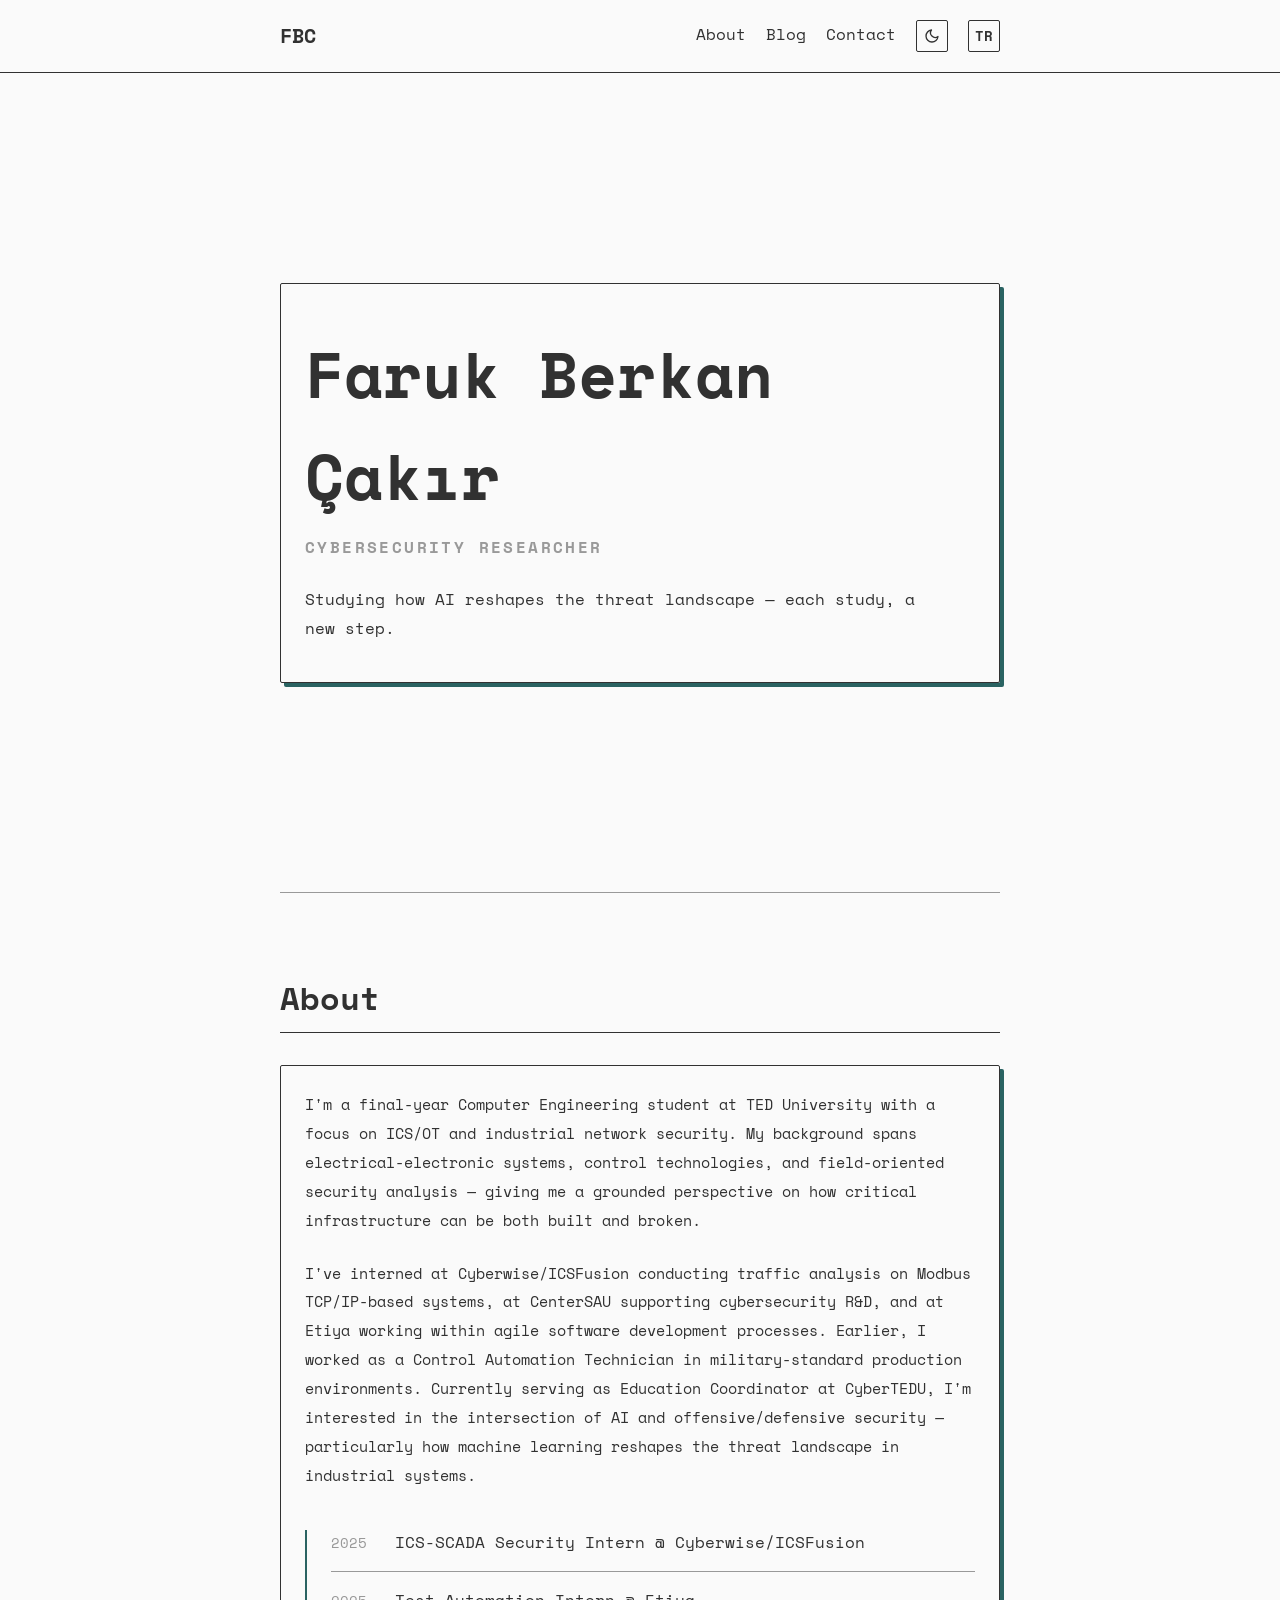
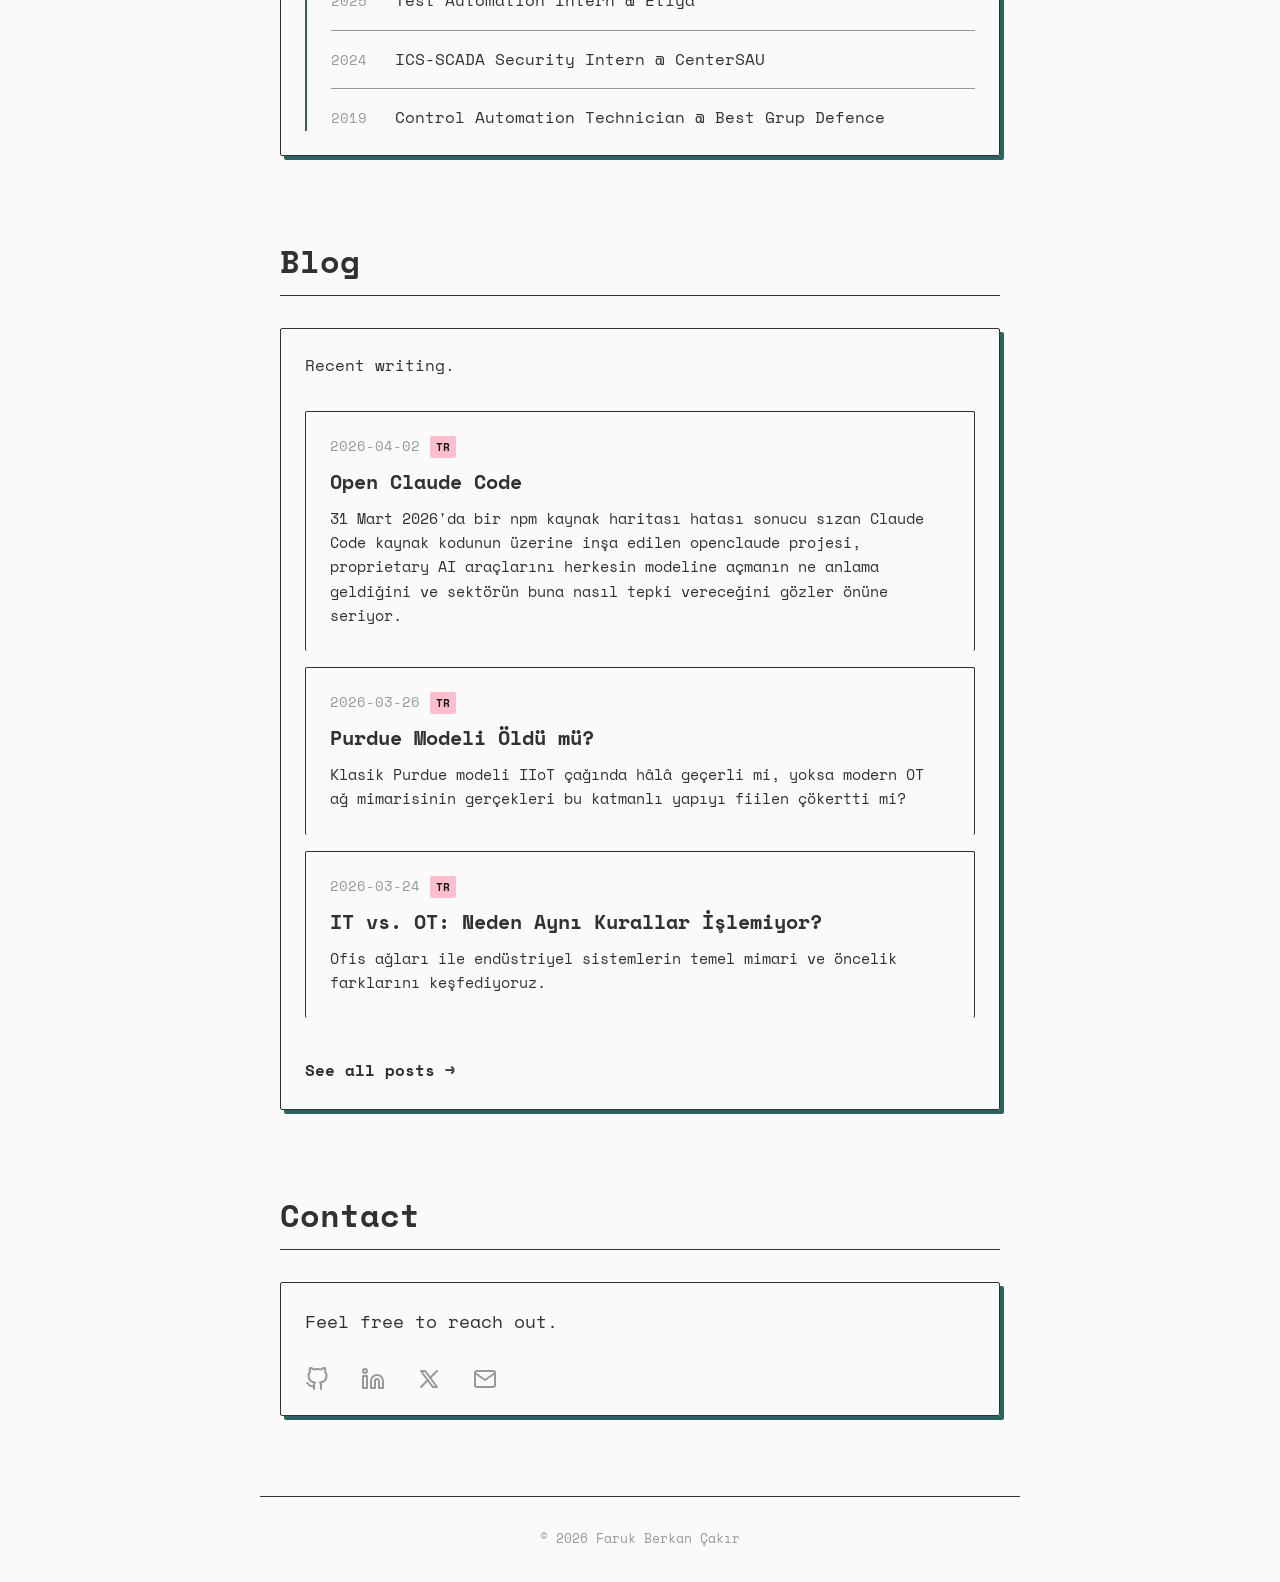
<file: index.html>
<!DOCTYPE html>
<html lang="en" data-lang="en">

<head>
    <meta charset="UTF-8">
    <meta name="viewport" content="width=device-width, initial-scale=1.0">
    <title data-en="Portfolio" data-tr="Portfolyo">Portfolio</title>
    <link rel="preconnect" href="https://fonts.googleapis.com">
    <link rel="preconnect" href="https://fonts.gstatic.com" crossorigin>
    <link href="https://fonts.googleapis.com/css2?family=Space+Mono:ital,wght@0,400;0,700;1,400;1,700&display=swap"
        rel="stylesheet">
    <link rel="stylesheet" href="css/style.css">
    <link rel="icon" href="assets/favicon.svg" type="image/svg+xml">
</head>

<body>
    <nav>
        <div class="nav-container">
            <div class="site-name">
                <a href="index.html">FBC</a>
            </div>

            <button class="hamburger" aria-label="Menu" aria-expanded="false" aria-controls="nav-menu">
                <span></span>
                <span></span>
                <span></span>
            </button>

            <div class="nav-links" id="nav-menu">
                <a href="#about" class="nav-item" data-en="About" data-tr="Hakkında">About</a>
                <a href="#blog-preview" class="nav-item" data-en="Blog" data-tr="Blog">Blog</a>
                <a href="#contact" class="nav-item" data-en="Contact" data-tr="İletişim">Contact</a>
                <button id="theme-toggle" class="theme-toggle" aria-label="Toggle dark mode">
                    <svg class="icon-moon" xmlns="http://www.w3.org/2000/svg" viewBox="0 0 24 24" fill="none"
                        stroke="currentColor" stroke-width="2" stroke-linecap="round" stroke-linejoin="round">
                        <path d="M21 12.79A9 9 0 1 1 11.21 3 7 7 0 0 0 21 12.79z"></path>
                    </svg>
                    <svg class="icon-sun" xmlns="http://www.w3.org/2000/svg" viewBox="0 0 24 24" fill="none"
                        stroke="currentColor" stroke-width="2" stroke-linecap="round" stroke-linejoin="round"
                        style="display:none;">
                        <circle cx="12" cy="12" r="5"></circle>
                        <line x1="12" y1="1" x2="12" y2="3"></line>
                        <line x1="12" y1="21" x2="12" y2="23"></line>
                        <line x1="4.22" y1="4.22" x2="5.64" y2="5.64"></line>
                        <line x1="18.36" y1="18.36" x2="19.78" y2="19.78"></line>
                        <line x1="1" y1="12" x2="3" y2="12"></line>
                        <line x1="21" y1="12" x2="23" y2="12"></line>
                        <line x1="4.22" y1="19.78" x2="5.64" y2="18.36"></line>
                        <line x1="18.36" y1="5.64" x2="19.78" y2="4.22"></line>
                    </svg>
                </button>
                <button id="lang-toggle" class="lang-toggle">TR</button>
            </div>
        </div>
    </nav>

    <section id="hero" class="hero">
        <div class="content-box hero-box">
            <div class="hero-content">
                <h1 class="hero-title">Faruk Berkan Çakır</h1>
                <h2 class="hero-subtitle" data-en="Cybersecurity Researcher" data-tr="Siber Güvenlik Araştırmacısı">
                    Cybersecurity Researcher</h2>
                <p class="hero-tagline"
                    data-en="Studying how AI reshapes the threat landscape — each study, a new step."
                    data-tr="Yapay zekanın tehdit ortamını nasıl yeniden şekillendirdiğini araştırıyorum — her çalışma, yeni bir adım.">
                    Studying how AI reshapes the threat landscape — one research at a time.</p>
            </div>
        </div>
        <hr class="hero-divider">
    </section>

    <section id="about">
        <h2 class="section-title" data-en="About" data-tr="Hakkımda">About</h2>
        <div class="content-box">
            <p class="about-text"
                data-en="I'm a final-year Computer Engineering student at TED University with a focus on ICS/OT and industrial network security. My background spans electrical-electronic systems, control technologies, and field-oriented security analysis — giving me a grounded perspective on how critical infrastructure can be both built and broken."
                data-tr="TED Üniversitesi Bilgisayar Mühendisliği son sınıf öğrencisiyim; ICS/OT ve endüstriyel ağ güvenliği üzerine yoğunlaşıyorum. Elektrik-elektronik sistemler ve kontrol teknolojileri alanındaki geçmişim, kritik altyapıların nasıl inşa edildiğini ve nasıl kırılgan hale gelebildiğini anlamamı sağlıyor.">
                I'm a final-year Computer Engineering student at TED University with a focus on ICS/OT and industrial
                network security. My background spans electrical-electronic systems, control technologies, and
                field-oriented security analysis — giving me a grounded perspective on how critical infrastructure can
                be both built and broken.</p>

            <p class="about-text"
                data-en="I've interned at Cyberwise/ICSFusion conducting traffic analysis on Modbus TCP/IP-based systems, at CenterSAU supporting cybersecurity R&D, and at Etiya working within agile software development processes. Earlier, I worked as a Control Automation Technician in military-standard production environments. Currently serving as Education Coordinator at CyberTEDU, I'm interested in the intersection of AI and offensive/defensive security — particularly how machine learning reshapes the threat landscape in industrial systems."
                data-tr="Cyberwise/ICSFusion'da Modbus TCP/IP tabanlı sistemler üzerinde trafik analizi ve güvenlik açığı değerlendirmeleri yaptım; CenterSAU'da siber güvenlik Ar-Ge çalışmalarına katkı sağladım; Etiya'da ise çevik yazılım geliştirme süreçlerinde yer aldım. Bunların öncesinde askeri standartlarda üretim ortamında Kontrol Otomasyon Teknikeri olarak çalıştım. Halihazırda CyberTEDU'da Eğitim Koordinatörü olarak görev yapıyor; yapay zeka ile saldırgan/savunmacı güvenlik yaklaşımlarının kesişim noktasını araştırıyorum.">
                I've interned at Cyberwise/ICSFusion conducting traffic analysis on Modbus TCP/IP-based systems, at
                CenterSAU supporting cybersecurity R&D, and at Etiya working within agile software development
                processes. Earlier, I worked as a Control Automation Technician in military-standard production
                environments. Currently serving as Education Coordinator at CyberTEDU, I'm interested in the
                intersection of AI and offensive/defensive security — particularly how machine learning reshapes the
                threat landscape in industrial systems.</p>

            <div class="about-timeline">
                <div class="timeline-item">
                    <span class="timeline-year">2025</span>
                    <span class="timeline-role" data-en="ICS-SCADA Security Intern @ Cyberwise/ICSFusion"
                        data-tr="ICS-SCADA Güvenlik Stajyeri @ Cyberwise/ICSFusion">ICS-SCADA Security Intern @
                        Cyberwise/ICSFusion</span>
                </div>
                <div class="timeline-item">
                    <span class="timeline-year">2025</span>
                    <span class="timeline-role" data-en="Test Automation Intern @ Etiya"
                        data-tr="Test Otomasyon Stajyeri @ Etiya">Test Automation Intern @ Etiya</span>
                </div>
                <div class="timeline-item">
                    <span class="timeline-year">2024</span>
                    <span class="timeline-role" data-en="ICS-SCADA Security Intern @ CenterSAU"
                        data-tr="ICS-SCADA Güvenlik Stajyeri @ CenterSAU">ICS-SCADA Security Intern @ CenterSAU</span>
                </div>
                <div class="timeline-item">
                    <span class="timeline-year">2019</span>
                    <span class="timeline-role" data-en="Control Automation Technician @ Best Grup Defence"
                        data-tr="Kontrol Otomasyon Teknikeri @ Best Grup Savunma">Control Automation Technician @ Best
                        Grup Defence</span>
                </div>
            </div>
        </div>
    </section>

    <section id="blog-preview">
        <h2 class="section-title" data-en="Blog" data-tr="Blog">Blog</h2>
        <div class="content-box">
            <p class="blog-preview-text" data-en="Recent writing." data-tr="Son yazılar.">Recent writing.</p>
            <div id="blog-preview-container"></div>
            <a href="blog.html" class="blog-see-all" data-en="See all posts &rarr;" data-tr="Tüm yazılar &rarr;">See all
                posts &rarr;</a>
        </div>
    </section>

    <section id="contact">
        <h2 class="section-title" data-en="Contact" data-tr="İletişim">Contact</h2>
        <div class="content-box">
            <p class="contact-text" data-en="Feel free to reach out." data-tr="Benimle iletişime geçebilirsiniz.">Feel
                free to reach out.</p>
            <div class="contact-socials">
                <a href="https://github.com/cakirfb" target="_blank" rel="noopener noreferrer" class="social-icon">
                    <svg xmlns="http://www.w3.org/2000/svg" width="24" height="24" viewBox="0 0 24 24" fill="none"
                        stroke="currentColor" stroke-width="2" stroke-linecap="round" stroke-linejoin="round">
                        <path
                            d="M9 19c-5 1.5-5-2.5-7-3m14 6v-3.87a3.37 3.37 0 0 0-.94-2.61c3.14-.35 6.44-1.54 6.44-7A5.44 5.44 0 0 0 20 4.77 5.07 5.07 0 0 0 19.91 1S18.73.65 16 2.48a13.38 13.38 0 0 0-7 0C6.27.65 5.09 1 5.09 1A5.07 5.07 0 0 0 5 4.77a5.44 5.44 0 0 0-1.5 3.78c0 5.42 3.3 6.61 6.44 7A3.37 3.37 0 0 0 9 18.13V22">
                        </path>
                    </svg>
                </a>
                <a href="https://linkedin.com/in/fberkan-cakir" target="_blank" rel="noopener noreferrer"
                    class="social-icon">
                    <svg xmlns="http://www.w3.org/2000/svg" width="24" height="24" viewBox="0 0 24 24" fill="none"
                        stroke="currentColor" stroke-width="2" stroke-linecap="round" stroke-linejoin="round">
                        <path d="M16 8a6 6 0 0 1 6 6v7h-4v-7a2 2 0 0 0-2-2 2 2 0 0 0-2 2v7h-4v-7a6 6 0 0 1 6-6z"></path>
                        <rect x="2" y="9" width="4" height="12"></rect>
                        <circle cx="4" cy="4" r="2"></circle>
                    </svg>
                </a>
                <a href="https://x.com/cakir_lab" target="_blank" rel="noopener noreferrer" class="social-icon">
                    <svg xmlns="http://www.w3.org/2000/svg" width="24" height="24" viewBox="0 0 24 24" fill="none"
                        stroke="currentColor" stroke-width="2" stroke-linecap="round" stroke-linejoin="round">
                        <path d="M4 4l11.733 16h4.267l-11.733 -16z"></path>
                        <path d="M4 20l6.768 -6.768m2.46 -2.46l6.772 -6.772"></path>
                    </svg>
                </a>
                <a href="mailto:cakir.fberkan@outlook.com" class="social-icon">
                    <svg xmlns="http://www.w3.org/2000/svg" width="24" height="24" viewBox="0 0 24 24" fill="none"
                        stroke="currentColor" stroke-width="2" stroke-linecap="round" stroke-linejoin="round">
                        <path d="M4 4h16c1.1 0 2 .9 2 2v12c0 1.1-.9 2-2 2H4c-1.1 0-2-.9-2-2V6c0-1.1.9-2 2-2z"></path>
                        <polyline points="22,6 12,13 2,6"></polyline>
                    </svg>
                </a>
            </div>
        </div>
    </section>

    <footer>
        <div class="footer-content">
            &copy; 2026 Faruk Berkan Çakır
        </div>
    </footer>

    <script src="js/main.js"></script>
    <script src="js/blog.js"></script>
</body>

</html>
</file>
<file: css/style.css>
/* css/style.css */
html {
    scroll-behavior: smooth;
}
:root {
    --color-bg: #fafafa;
    --color-text: #313131;
    --color-muted: #999999;
    --color-accent: #2a6362;
    --color-soft: #febece;
    --font-main: 'Space Mono', monospace;
    --max-width: 760px;
    --border: 1.5px solid var(--color-text);
    --color-hover-accent: var(--color-accent);
    --color-code-bg: #f5f5f5;
    --color-code-text: #212121;
}

:root[data-theme="dark"] {
    --color-bg: #1a1a1a;
    --color-text: #e8e8e8;
    --color-muted: #999999;
    --color-accent: #2a6362;
    --color-soft: #febece;
    --border: 1.5px solid var(--color-text);
    --color-hover-accent: var(--color-soft);
    --color-code-bg: #0d0d0d;
    --color-code-text: #ffffff;
}

* { margin:0; padding:0; box-sizing:border-box; }
body {
    background-color: var(--color-bg);
    color: var(--color-text);
    font-family: var(--font-main);
    line-height: 1.6;
    padding-top: 73px;
}

a {
    color: var(--color-text);
    text-decoration: none;
    border-bottom: 1px solid transparent;
    transition: all 150ms ease;
}
a:hover {
    color: var(--color-hover-accent);
    border-bottom-color: var(--color-hover-accent);
}
.nav-item, .social-icon, .site-name a, .blog-card {
    border-bottom: none !important;
}

button {
    font-family: inherit;
    font-size: inherit;
    color: var(--color-text);
    background: none;
    border: none;
    cursor: pointer;
    transition: color 150ms ease;
}
button:hover { color: var(--color-hover-accent); }

code, pre {
    background: var(--color-code-bg, #f5f5f5) !important;
    color: var(--color-code-text, #212121) !important;
    padding: 0.2rem 0.4rem;
    border-radius: 2px;
    font-size: 0.9em;
}

pre {
    padding: 1rem;
    overflow-x: auto;
    margin: 1.5rem 0;
    border: var(--border);
}

pre code {
    padding: 0;
    background: none;
    font-size: inherit;
}

/* Navigation */
nav {
    border-bottom: var(--border);
    padding: 20px 0;
    position: fixed;
    top: 0;
    left: 0;
    width: 100%;
    z-index: 1000;
    background: var(--color-bg);
}
.nav-container {
    max-width: var(--max-width);
    margin: 0 auto;
    padding: 0 20px;
    display: flex;
    justify-content: space-between;
    align-items: center;
}
.site-name {
    font-weight: 700;
    font-size: 1.25rem;
    text-transform: uppercase;
}
.nav-links {
    display: flex;
    gap: 20px;
    align-items: center;
}
.nav-item {
    font-weight: 400;
    padding-bottom: 2px;
}
.nav-item.active {
    border-bottom: 2px solid var(--color-soft) !important;
}
.lang-toggle, .theme-toggle {
    border: var(--border);
    border-radius: 2px;
    font-weight: 700;
    width: 32px;
    height: 32px;
    padding: 0;
    display: flex;
    align-items: center;
    justify-content: center;
    font-size: 0.85rem;
}
.lang-toggle:hover, .theme-toggle:hover {
    background: var(--color-text);
    color: var(--color-bg);
}
.theme-toggle svg {
    width: 16px;
    height: 16px;
}

.hamburger {
    display: none;
    flex-direction: column;
    justify-content: space-around;
    width: 30px;
    height: 24px;
    padding: 0;
    border: none;
    background: transparent;
    cursor: pointer;
    min-width: 44px;
    min-height: 44px;
    align-items: center;
}
.hamburger span {
    width: 30px;
    height: 2px;
    background-color: var(--color-text);
    transition: all 150ms;
}

/* Sections */
section {
    max-width: var(--max-width);
    margin: 80px auto;
    padding: 0 20px;
}
.section-title {
    font-size: 2rem;
    font-weight: 700;
    border-bottom: var(--border);
    padding-bottom: 8px;
    margin-bottom: 32px;
    scroll-margin-top: 100px;
}
.content-box {
    border: var(--border);
    padding: 24px;
    border-radius: 2px;
    box-shadow: 4px 4px 0px var(--color-accent);
}

/* Hero Section */
.hero {
    min-height: calc(100vh - 80px);
    display: flex;
    flex-direction: column;
    margin: 0 auto;
}
.hero-box {
    margin: auto 0;
    min-height: 400px;
    display: flex;
    flex-direction: column;
    justify-content: center;
}
.hero-content {
    display: flex;
    flex-direction: column;
}
.hero-title {
    font-size: clamp(2.2rem, 6vw, 4rem);
    font-weight: 700;
}
.hero-subtitle {
    font-size: 1rem;
    color: var(--color-muted);
    letter-spacing: 0.15em;
    text-transform: uppercase;
    margin-top: 0.5rem;
}
.hero-tagline {
    font-size: 1rem;
    color: var(--color-text);
    max-width: 620px;
    margin-top: 1.5rem;
    line-height: 1.8;
}
.cursor {
    color: var(--color-accent);
    animation: blink 1s step-end infinite;
}
@keyframes blink {
    0%, 100% { opacity: 1; }
    50% { opacity: 0; }
}
.hero-socials {
    margin-top: 2.5rem;
    display: flex;
    gap: 2rem;
}
.hero-socials a {
    color: var(--color-muted);
    text-decoration: none;
    font-size: 0.85rem;
    letter-spacing: 0.1em;
    text-transform: uppercase;
}
.hero-socials a:hover {
    color: var(--color-accent);
    text-decoration: underline;
}
.hero-divider {
    border: none;
    border-top: 1px solid var(--color-muted);
}

/* Contact Section */
.contact-text {
    font-size: 1.1rem;
    margin-bottom: 2rem;
}
.contact-socials {
    display: flex;
    gap: 2rem;
    align-items: center;
}
.social-icon {
    color: var(--color-muted);
    transition: color 150ms ease;
    display: flex;
}
.social-icon:hover {
    color: var(--color-hover-accent);
}

/* About Section */
.about-text {
    font-size: 0.95rem;
    line-height: 1.9;
    color: var(--color-text);
    max-width: 680px;
}
.about-text + .about-text {
    margin-top: 1.5rem;
}
.about-timeline {
    margin-top: 2.5rem;
    padding-left: 1.5rem;
    border-left: 2px solid var(--color-accent);
}
.timeline-item {
    display: flex;
    flex-direction: column;
    gap: 0.25rem;
    padding: 1rem 0;
    border-bottom: 1px solid var(--color-muted);
}
@media (min-width: 768px) {
    .timeline-item {
        flex-direction: row;
        align-items: baseline;
        gap: 1rem;
    }
}
.timeline-item:last-child {
    border-bottom: none;
    padding-bottom: 0;
}
.timeline-item:first-child {
    padding-top: 0;
}
.timeline-year {
    color: var(--color-muted);
    font-family: var(--font-main);
    font-size: 0.85rem;
    min-width: 3rem;
}
.timeline-role {
    color: var(--color-text);
}

/* Blog Section */
.blog-preview-text {
    margin-bottom: 2rem;
}
.blog-card {
    display: block;
    padding: 1.5rem;
    border: var(--border);
    margin-bottom: 1rem;
    border-radius: 2px;
    background-color: var(--color-bg);
    transition: border-color 150ms ease;
}
.blog-card:hover {
    border-color: var(--color-hover-accent);
    cursor: pointer;
}
.blog-card-meta {
    display: flex;
    align-items: center;
    gap: 10px;
    margin-bottom: 0.5rem;
}
.blog-card-date {
    font-size: 0.85rem;
    color: var(--color-muted);
}
.blog-card-lang {
    font-size: 0.7rem;
    padding: 2px 6px;
    background-color: var(--color-soft);
    color: #1a1a1a;
    border-radius: 2px;
    font-weight: 700;
}
.blog-card-title {
    font-size: 1.25rem;
    font-weight: 700;
    margin-bottom: 0.5rem;
}
.blog-card-summary {
    font-size: 0.95rem;
    color: var(--color-text);
}
.blog-see-all {
    display: inline-block;
    margin-top: 1.5rem;
    font-weight: 700;
}

/* Single Post */
.single-post {
    max-width: 680px;
    margin: 0 auto;
}
.post-back-link {
    display: inline-block;
    margin-bottom: 2rem;
    font-weight: 700;
}
.post-header {
    margin-bottom: 3rem;
    border-bottom: 1px solid var(--color-muted);
    padding-bottom: 1.5rem;
}
.post-title {
    font-size: 2.5rem;
    font-weight: 700;
    line-height: 1.2;
}
.post-content {
    line-height: 1.9;
    font-size: 0.95rem;
}
.post-content h2, .post-content h3 {
    margin-top: 2.5rem;
    margin-bottom: 1rem;
    font-family: var(--font-main);
}
.post-content p {
    margin-bottom: 1.5rem;
}
.post-content ul, .post-content ol {
    margin-bottom: 1.5rem;
    padding-left: 2rem;
}
.post-content li {
    margin-bottom: 0.5rem;
}
.post-content blockquote {
    border-left: 4px solid var(--color-accent);
    padding-left: 1rem;
    color: var(--color-muted);
    font-style: italic;
    margin-bottom: 1.5rem;
}
.post-content pre {
    background: #f0f0f0;
    padding: 1rem;
    border-radius: 2px;
    overflow-x: auto;
    margin-bottom: 1.5rem;
    font-family: monospace;
}
.post-content code {
    background: #f0f0f0;
    padding: 0.2em 0.4em;
    font-family: monospace;
    font-size: 0.85em;
    border-radius: 2px;
}
.post-content pre code {
    padding: 0;
    background: transparent;
}

/* Footer */
footer {
    border-top: var(--border);
    max-width: var(--max-width);
    margin: 80px auto 0;
    padding: 2rem 0;
    text-align: center;
    font-size: 0.8rem;
    color: var(--color-muted);
}

/* Mobile */
@media (max-width: 768px) {
    .nav-links {
        display: none;
        flex-direction: column;
        position: fixed;
        top: 0;
        left: 0;
        width: 100%;
        height: 100vh;
        background: var(--color-bg);
        justify-content: center;
        align-items: center;
        gap: 30px;
        z-index: 50;
    }
    .nav-links.active {
        display: flex;
    }
    .nav-item {
        font-size: 1.5rem;
        min-height: 44px;
        display: flex;
        align-items: center;
    }
    .hamburger {
        display: flex;
        z-index: 100;
    }
    .hamburger.active span:nth-child(1) { transform: translateY(8px) rotate(45deg); }
    .hamburger.active span:nth-child(2) { opacity: 0; }
    .hamburger.active span:nth-child(3) { transform: translateY(-8px) rotate(-45deg); }

    section {
        margin: 60px auto;
    }
}
</file>
